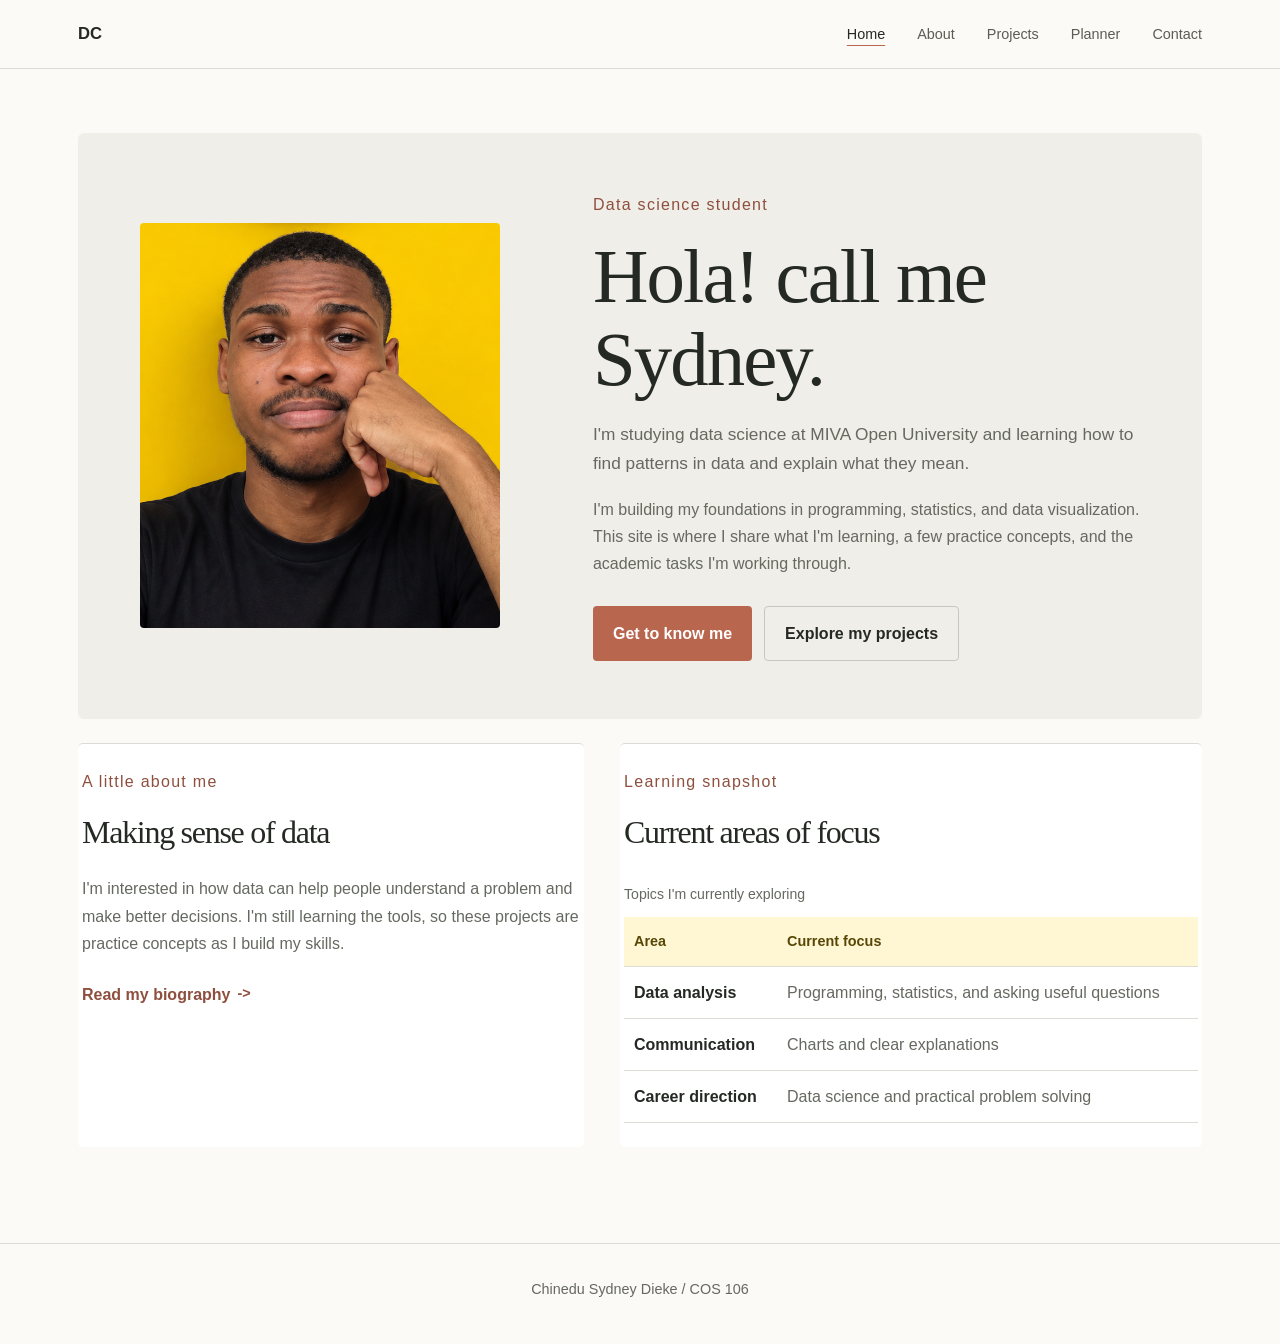
<file: index.html>
<!DOCTYPE html>
<html lang="en">
  <head>
    <meta charset="UTF-8" />
    <meta name="viewport" content="width=device-width, initial-scale=1.0" />
    <meta name="description" content="Chinedu Sydney Dieke's data science student portfolio." />
    <title>Chinedu Sydney Dieke | Data Science Student</title>
    <link rel="stylesheet" href="css/styles.css" />
  </head>
  <body>
    <header class="topbar">
      <nav class="nav" aria-label="Main navigation">
        <a class="brand" href="index.html">DC</a>
        <div class="nav-links">
          <a href="index.html" aria-current="page">Home</a>
          <a href="views/about.html">About</a>
          <a href="views/project.html">Projects</a>
          <a href="views/academic-planner.html">Planner</a>
          <a href="views/contact.html">Contact</a>
        </div>
      </nav>
    </header>

    <main class="container">
      <section class="hero home-hero" aria-labelledby="welcome-heading">
        <img class="profile-img" src="assets/images/dieke-portrait.png" alt="Portrait of Chinedu Sydney Dieke" />
        <div>
          <span class="eyebrow">Data science student</span>
          <h1 id="welcome-heading">Hola! call me Sydney.</h1>
          <p class="lead">I'm studying data science at MIVA Open University and learning how to find patterns in data and explain what they mean.</p>
          <p>I'm building my foundations in programming, statistics, and data visualization. This site is where I share what I'm learning, a few practice concepts, and the academic tasks I'm working through.</p>
          <div class="cta-group">
            <a class="btn btn-primary" href="views/about.html">Get to know me</a>
            <a class="btn btn-secondary" href="views/project.html">Explore my projects</a>
          </div>
        </div>
      </section>

      <section class="home-details" aria-label="Profile and learning resources">
        <article class="card">
          <span class="eyebrow">A little about me</span>
          <h2>Making sense of data</h2>
          <p>I'm interested in how data can help people understand a problem and make better decisions. I'm still learning the tools, so these projects are practice concepts as I build my skills.</p>
          <a class="project-link" href="views/about.html">Read my biography</a>
        </article>
        <article class="card">
          <span class="eyebrow">Learning snapshot</span>
          <h2>Current areas of focus</h2>
          <div class="table-wrap">
            <table>
              <caption>Topics I'm currently exploring</caption>
              <thead>
                <tr>
                  <th scope="col">Area</th>
                  <th scope="col">Current focus</th>
                </tr>
              </thead>
              <tbody>
                <tr><th scope="row">Data analysis</th><td>Programming, statistics, and asking useful questions</td></tr>
                <tr><th scope="row">Communication</th><td>Charts and clear explanations</td></tr>
                <tr><th scope="row">Career direction</th><td>Data science and practical problem solving</td></tr>
              </tbody>
            </table>
          </div>
        </article>
      </section>

    </main>
    <footer class="site-footer">
      <p>Chinedu Sydney Dieke / COS 106</p>
    </footer>
  </body>
</html>
</file>
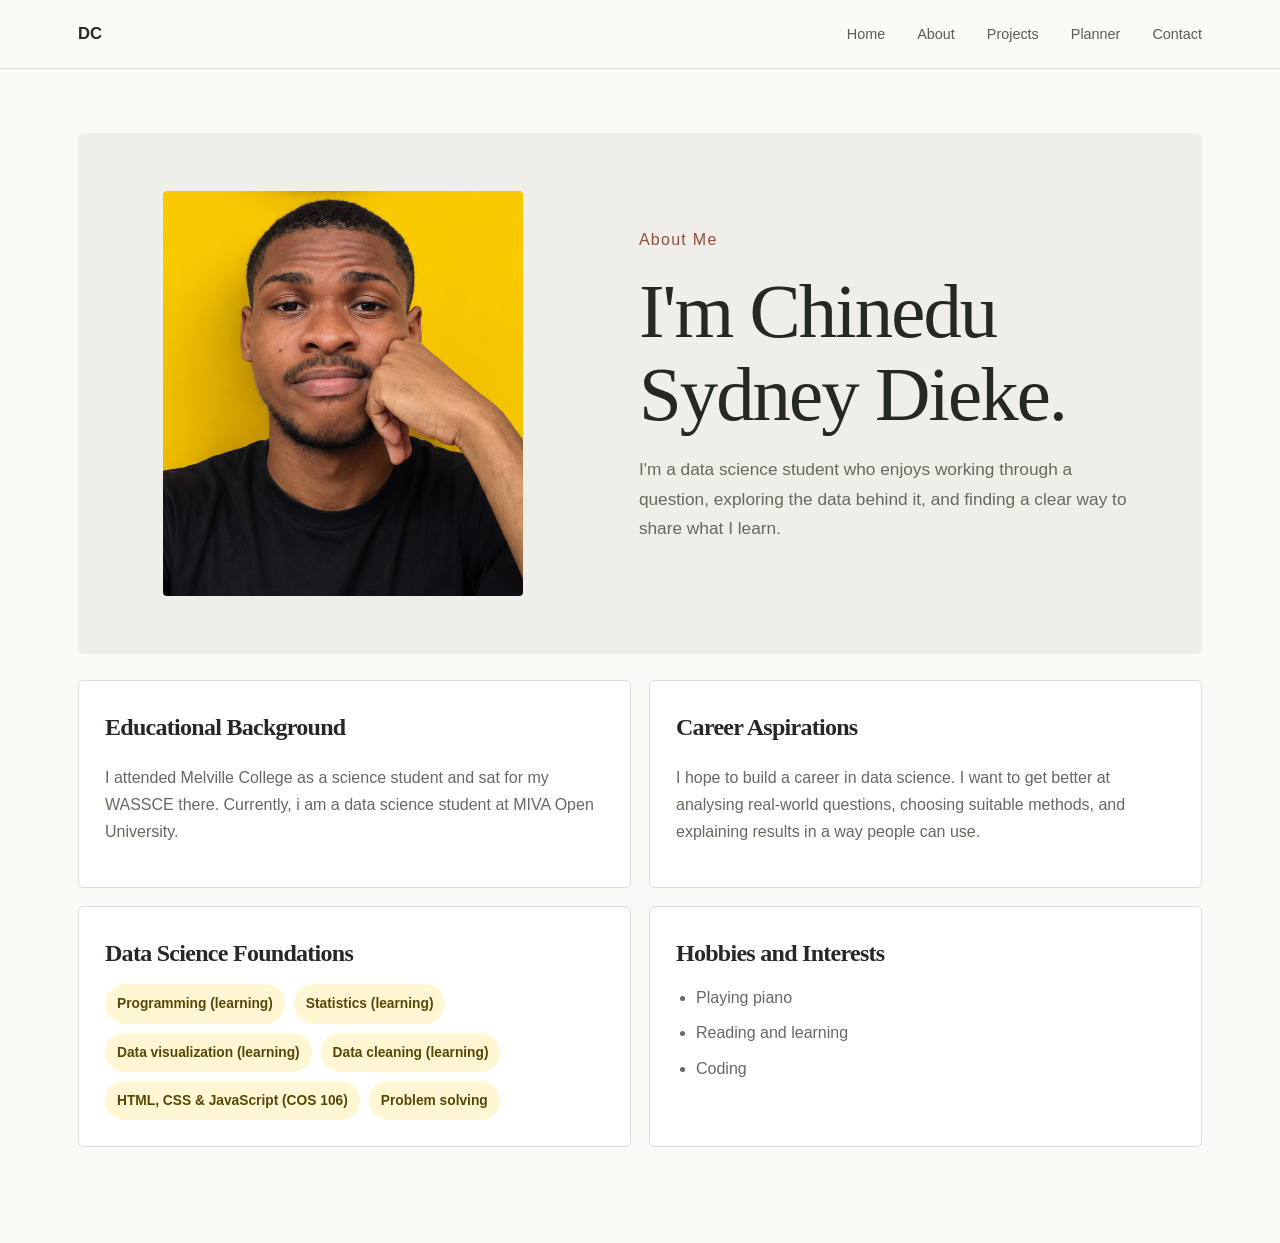
<file: views/about.html>
<!DOCTYPE html>
<html lang="en">
  <head>
    <meta charset="UTF-8" />
    <meta name="viewport" content="width=device-width, initial-scale=1.0" />
    <meta name="description" content="About Chinedu Sydney Dieke, a data science student at MIVA Open University." />
    <title>About Chinedu Sydney Dieke</title>
    <link rel="stylesheet" href="../css/styles.css" />
  </head>
  <body>
    <header class="topbar">
      <nav class="nav">
        <a class="brand" href="../index.html">DC</a>
        <div class="nav-links">
          <a href="../index.html">Home</a>
          <a href="about.html">About</a>
          <a href="project.html">Projects</a>
          <a href="academic-planner.html">Planner</a>
          <a href="contact.html">Contact</a>
        </div>
      </nav>
    </header>

    <main class="container">
      <section class="hero">
        <img class="hero-image" src="../assets/images/dieke-portrait.png" alt="Portrait of Chinedu Sydney Dieke" />
        <div>
          <span class="eyebrow">About Me</span>
          <h1>I'm Chinedu Sydney Dieke.</h1>
          <p class="lead">I'm a data science student who enjoys working through a question, exploring the data behind it, and finding a clear way to share what I learn.</p>
        </div>
      </section>

      <section class="grid">
        <article class="card">
          <h2>Educational Background</h2>
          <p>
            I attended Melville College as a science student and sat for my WASSCE there. Currently, i am a data science student at MIVA Open University.
          </p>
        </article>

        <article class="card">
          <h2>Career Aspirations</h2>
          <p>
            I hope to build a career in data science. I want to get better at analysing real-world questions,
            choosing suitable methods, and explaining results in a way people can use.
          </p>
        </article>

        <article class="card">
          <h2>Data Science Foundations</h2>
          <div class="skills">
            <span class="skill-pill">Programming (learning)</span>
            <span class="skill-pill">Statistics (learning)</span>
            <span class="skill-pill">Data visualization (learning)</span>
            <span class="skill-pill">Data cleaning (learning)</span>
            <span class="skill-pill">HTML, CSS &amp; JavaScript (COS 106)</span>
            <span class="skill-pill">Problem solving</span>
          </div>
        </article>

        <article class="card">
          <h2>Hobbies and Interests</h2>
          <ul>
            <li>Playing piano</li>
            <li>Reading and learning</li>
            <li>Coding</li>
          </ul>
        </article>
      </section>
    </main>
  </body>
</html>
</file>
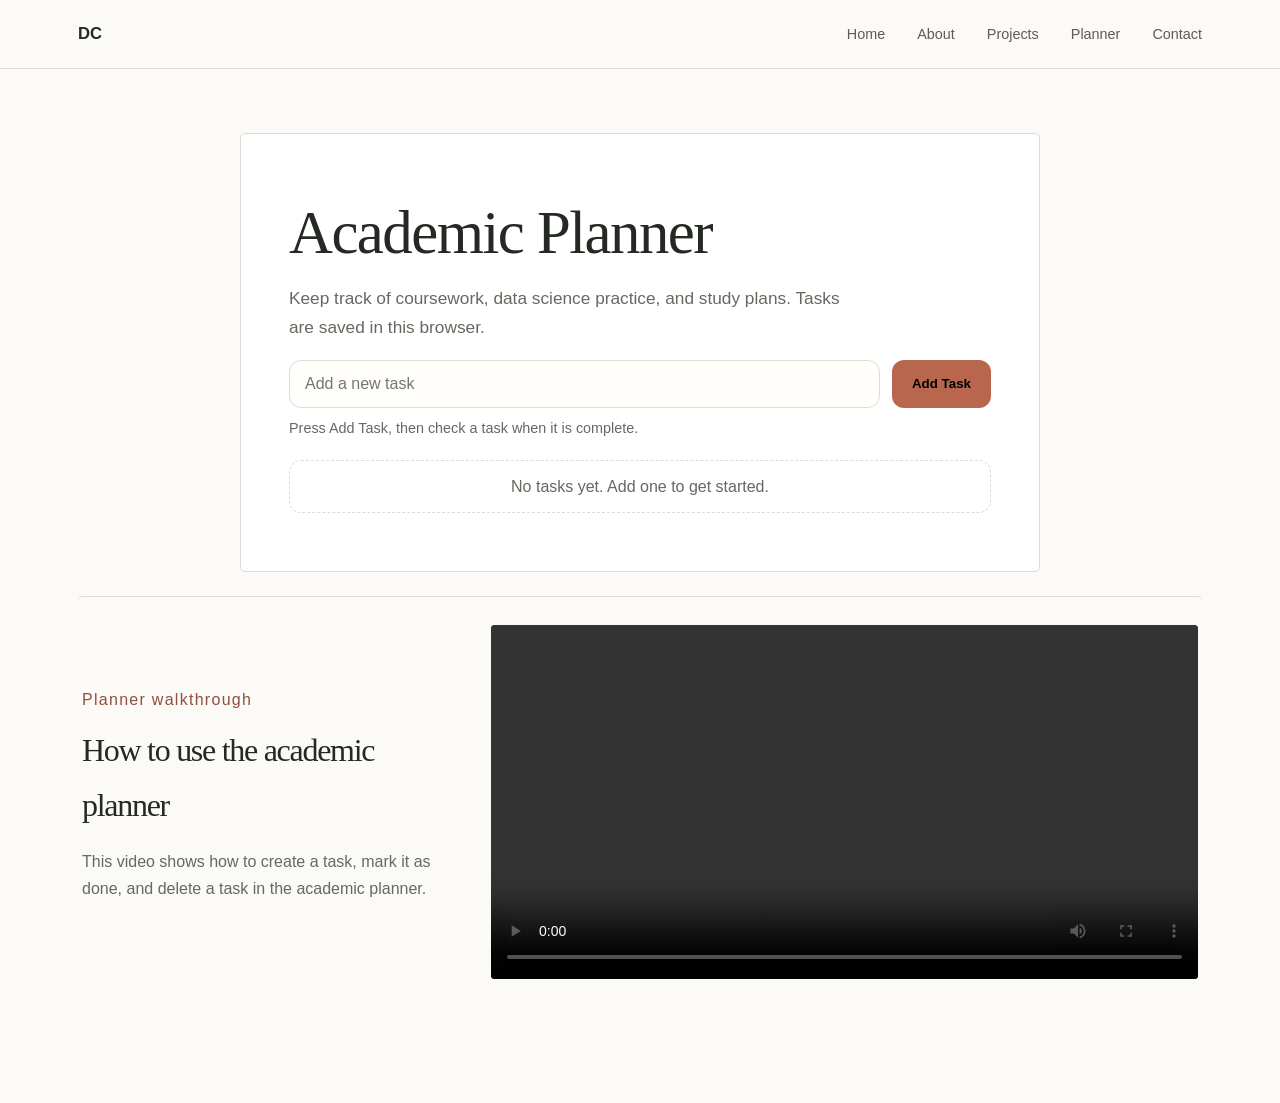
<file: views/academic-planner.html>
<!DOCTYPE html>
<html lang="en">
  <head>
    <meta charset="UTF-8" />
    <meta name="viewport" content="width=device-width, initial-scale=1.0" />
    <title>Academic Planner</title>
    <link rel="stylesheet" href="../css/styles.css" />
  </head>
  <body>
    <header class="topbar">
      <nav class="nav">
        <a class="brand" href="../index.html">DC</a>
        <div class="nav-links">
          <a href="../index.html">Home</a>
          <a href="about.html">About</a>
          <a href="project.html">Projects</a>
          <a href="academic-planner.html">Planner</a>
          <a href="contact.html">Contact</a>
        </div>
      </nav>
    </header>

    <main class="container">
      <div class="planner-box">
        <h1>Academic Planner</h1>

        <p class="lead">
          Keep track of coursework, data science practice, and study plans. Tasks are saved in this browser.
        </p>
        <form id="task-form">
          <label class="visually-hidden" for="task-input">New academic task</label>
          <input type="text" id="task-input" placeholder="Add a new task" aria-describedby="planner-help" />
          <button class="add-btn" type="submit">Add Task</button>
        </form>
        <p id="planner-help" class="muted-note">Press Add Task, then check a task when it is complete.</p>

        <ul id="task-list" aria-live="polite"></ul>
      </div>

      <section class="media-section card" aria-labelledby="planner-video-heading">
        <div>
          <span class="eyebrow">Planner walkthrough</span>
          <h2 id="planner-video-heading">How to use the academic planner</h2>
          <p>This video shows how to create a task, mark it as done, and delete a task in the academic planner.</p>
        </div>
        <video controls preload="metadata" aria-label="Academic planner walkthrough showing how to create, complete, and delete tasks">
          <source src="../assets/videos/academic-planner-walkthrough.mp4" type="video/mp4" />
          Your browser does not support video playback.
        </video>
      </section>
    </main>

    <script src="../js/script.js"></script>
  </body>
</html>
</file>
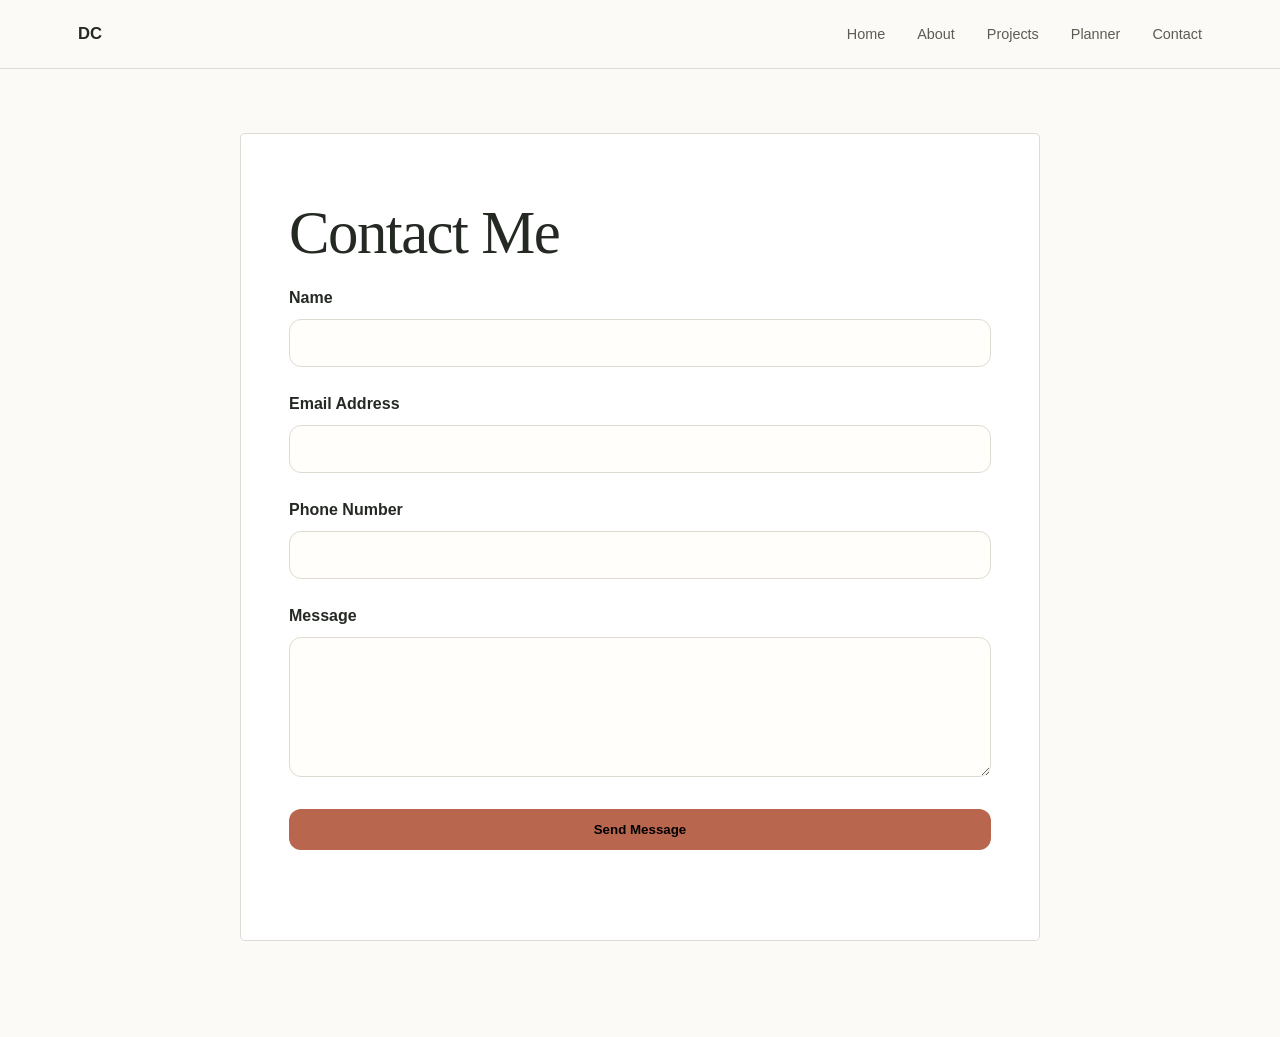
<file: views/contact.html>
<!DOCTYPE html>
<html lang="en">
  <head>
    <meta charset="UTF-8" />
    <meta name="viewport" content="width=device-width, initial-scale=1.0" />
    <title>Contact Me</title>
    <link rel="stylesheet" href="../css/styles.css" />
  </head>
  <body>
    <header class="topbar">
      <nav class="nav">
        <a class="brand" href="../index.html">DC</a>
        <div class="nav-links">
          <a href="../index.html">Home</a>
          <a href="about.html">About</a>
          <a href="project.html">Projects</a>
          <a href="academic-planner.html">Planner</a>
          <a href="contact.html">Contact</a>
        </div>
      </nav>
    </header>

    <main class="container">
      <div class="contact-box">
        <h1>Contact Me</h1>

        <form id="contact-form" novalidate>
          <div>
            <label for="name">Name</label>
            <input
              type="text"
              id="name"
              name="name"
              autocomplete="name"
              aria-describedby="name-error"
              required
            />
            <span id="name-error" class="field-error" aria-live="polite"></span>
          </div>

          <div>
            <label for="email">Email Address</label>
            <input
              type="email"
              id="email"
              name="email"
              autocomplete="email"
              aria-describedby="email-error"
              required
            />
            <span id="email-error" class="field-error" aria-live="polite"></span>
          </div>

          <div>
            <label for="phone">Phone Number</label>
            <input
              type="tel"
              id="phone"
              name="phone"
              inputmode="numeric"
              autocomplete="tel"
              aria-describedby="phone-error"
              required
            />
            <span id="phone-error" class="field-error" aria-live="polite"></span>
          </div>

          <div>
            <label for="message">Message</label>
            <textarea
              id="message"
              name="message"
              rows="5"
              aria-describedby="message-error"
              required
            ></textarea>
            <span id="message-error" class="field-error" aria-live="polite"></span>
          </div>

          <button type="submit">Send Message</button>
          <p id="form-status" class="form-status" role="status" aria-live="polite"></p>
        </form>
      </div>
    </main>

    <script src="../js/script.js"></script>
  </body>
</html>
</file>
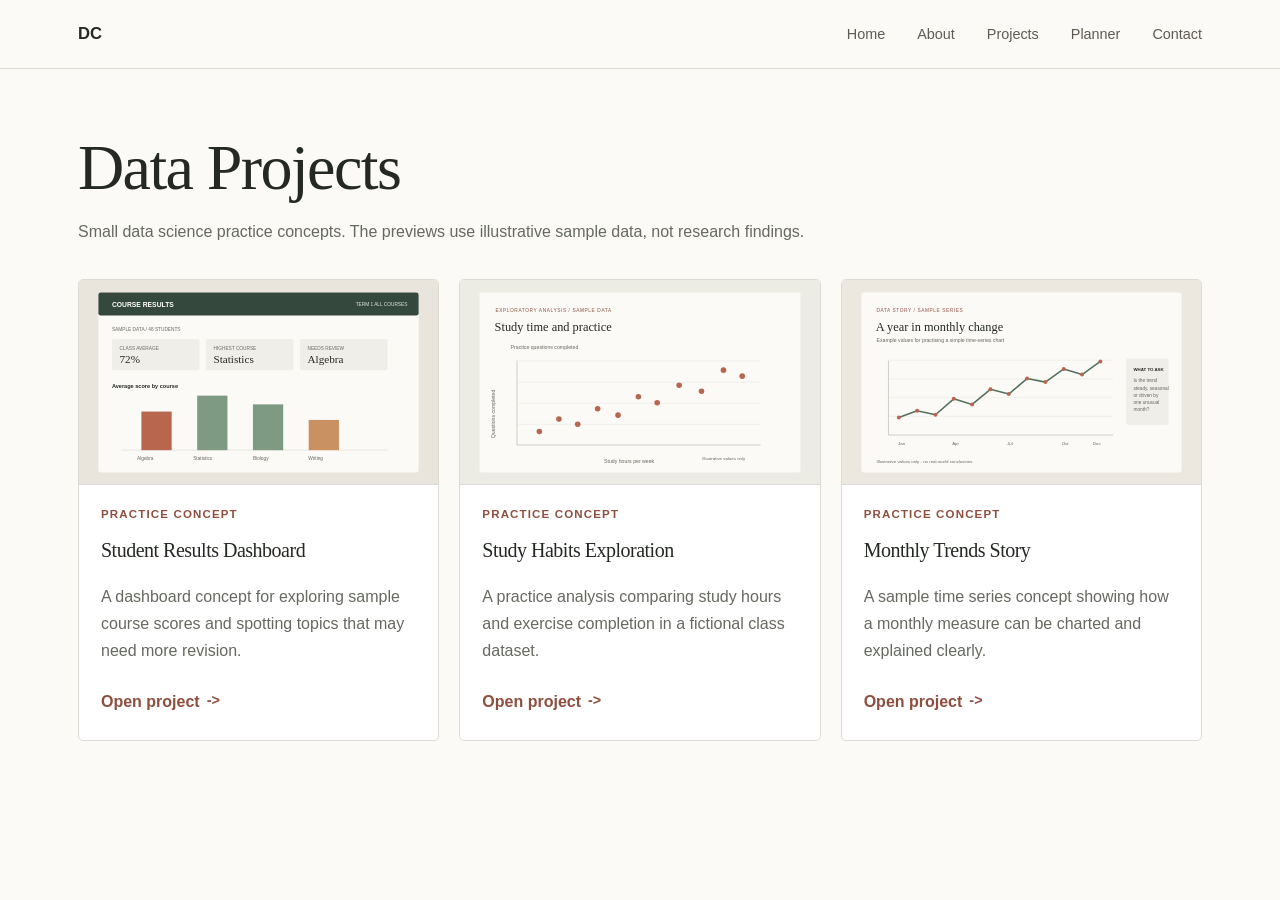
<file: views/project.html>
<!DOCTYPE html>
<html lang="en">
  <head>
    <meta charset="UTF-8" />
    <meta name="viewport" content="width=device-width, initial-scale=1.0" />
    <meta name="description" content="Data science practice concepts by Chinedu Sydney Dieke." />
    <title>Data Science Projects</title>
    <link rel="stylesheet" href="../css/styles.css" />
  </head>
  <body>
    <header class="topbar">
      <nav class="nav">
        <a class="brand" href="../index.html">DC</a>
        <div class="nav-links">
          <a href="../index.html">Home</a>
          <a href="about.html">About</a>
          <a href="project.html">Projects</a>
          <a href="academic-planner.html">Planner</a>
          <a href="contact.html">Contact</a>
        </div>
      </nav>
    </header>

    <main class="container">
      <header class="page-header">
        <h1>Data Projects</h1>
        <p>Small data science practice concepts. The previews use illustrative sample data, not research findings.</p>
      </header>

      <section class="project-grid">
        <article class="project-card">
          <img src="../assets/images/student-results-dashboard.svg" alt="Sample student results dashboard with course score bars" />
          <div class="project-content">
            <p class="project-kicker">Practice concept</p>
            <h2>Student Results Dashboard</h2>
            <p>A dashboard concept for exploring sample course scores and spotting topics that may need more revision.</p>
            <a class="project-link" href="../assets/images/student-results-dashboard.svg" target="_blank" rel="noopener noreferrer">Open project</a>
          </div>
        </article>

        <article class="project-card">
          <img src="../assets/images/study-habits-exploration.svg" alt="Sample scatter plot comparing study hours and practice questions" />
          <div class="project-content">
            <p class="project-kicker">Practice concept</p>
            <h2>Study Habits Exploration</h2>
            <p>A practice analysis comparing study hours and exercise completion in a fictional class dataset.</p>
            <a class="project-link" href="../assets/images/study-habits-exploration.svg" target="_blank" rel="noopener noreferrer">Open project</a>
          </div>
        </article>

        <article class="project-card">
          <img src="../assets/images/monthly-trends-story.svg" alt="Sample monthly trend chart with a data interpretation prompt" />
          <div class="project-content">
            <p class="project-kicker">Practice concept</p>
            <h2>Monthly Trends Story</h2>
            <p>A sample time series concept showing how a monthly measure can be charted and explained clearly.</p>
            <a class="project-link" href="../assets/images/monthly-trends-story.svg" target="_blank" rel="noopener noreferrer">Open project</a>
          </div>
        </article>
      </section>
    </main>
  </body>
</html>
</file>
<file: css/styles.css>
:root {
  --ink: #171717;
  --muted: #66645d;
  --paper: #fffefa;
  --sun: #ffd43b;
  --line: #e9e5d8;
  --shadow: 0 20px 60px rgba(25, 22, 10, 0.08);
}
* {
  box-sizing: border-box;
}
html {
  scroll-behavior: smooth;
}
body {
  margin: 0;
  background: var(--paper);
  color: var(--ink);
  font-family:
    Inter,
    ui-sans-serif,
    system-ui,
    -apple-system,
    "Segoe UI",
    sans-serif;
  line-height: 1.65;
}
a {
  color: inherit;
  text-decoration: none;
}
.topbar {
  position: sticky;
  top: 0;
  z-index: 5;
  background: rgba(255, 254, 250, 0.9);
  backdrop-filter: blur(16px);
  border-bottom: 1px solid var(--line);
}
.nav {
  max-width: 1180px;
  margin: auto;
  min-height: 76px;
  padding: 12px 28px;
  display: flex;
  justify-content: space-between;
  align-items: center;
  gap: 24px;
}
.brand {
  font-size: 1.12rem;
  font-weight: 850;
  letter-spacing: -0.04em;
}
.brand:before {
  content: "";
  display: inline-block;
  width: 12px;
  height: 12px;
  background: var(--sun);
  border-radius: 50%;
  margin-right: 10px;
}
.nav-links {
  display: flex;
  gap: clamp(14px, 2.5vw, 34px);
  align-items: center;
}
.nav-links a {
  font-size: 0.9rem;
  font-weight: 650;
  color: #5e5b53;
  transition: color 0.2s;
}
.nav-links a:hover,
.nav-links a:focus-visible {
  color: #000;
}
.container {
  width: min(1180px, 100%);
  margin: auto;
  padding: 64px 28px 96px;
}
.hero {
  position: relative;
  overflow: hidden;
  display: grid;
  grid-template-columns: 0.9fr 1.1fr;
  gap: clamp(36px, 7vw, 92px);
  align-items: center;
  background: #f8f5e9;
  border-radius: 30px;
  padding: clamp(28px, 6vw, 76px);
  box-shadow: var(--shadow);
}
.hero:after {
  content: "";
  position: absolute;
  width: 220px;
  height: 220px;
  border-radius: 50%;
  background: var(--sun);
  opacity: 0.3;
  right: -90px;
  top: -105px;
}
.profile-img,
.hero-image {
  width: 100%;
  max-width: 390px;
  aspect-ratio: 4/4.5;
  object-fit: cover;
  display: block;
  margin: auto;
  border-radius: 24px;
  box-shadow: 12px 12px 0 var(--sun);
}
h1 {
  font-size: clamp(2.7rem, 6vw, 5.25rem);
  line-height: 1.02;
  letter-spacing: -0.065em;
  margin: 18px 0;
}
.lead {
  color: var(--muted);
  font-size: 1.08rem;
  max-width: 580px;
}
.cta-group {
  display: flex;
  flex-wrap: wrap;
  gap: 12px;
  margin-top: 28px;
}
.btn {
  display: inline-flex;
  align-items: center;
  justify-content: center;
  padding: 13px 20px;
  border-radius: 999px;
  font-weight: 750;
  transition:
    transform 0.2s,
    background 0.2s;
}
.btn:hover {
  transform: translateY(-2px);
}
.btn-primary {
  background: var(--sun);
  color: #171717;
}
.btn-primary:hover,
.add-btn:hover,
button:hover {
  background: #f0c51f;
}
.btn-secondary {
  background: #fff;
  border: 1px solid var(--line);
}
.summary-grid {
  display: grid;
  grid-template-columns: repeat(3, minmax(0, 1fr));
  gap: 18px;
  margin-top: 28px;
}
.card {
  background: #fff;
  border: 1px solid var(--line);
  border-radius: 20px;
  padding: 26px;
  box-shadow: 0 8px 28px rgba(25, 22, 10, 0.035);
}
.card h3,
.card h2 {
  margin: 0 0 10px;
  letter-spacing: -0.03em;
}
.card p,
.card li,
.project-content p,
.page-header p,
.lead,
ul,
li {
  color: var(--muted);
}
.grid {
  display: grid;
  grid-template-columns: repeat(2, minmax(0, 1fr));
  gap: 18px;
  margin-top: 26px;
}
ul {
  margin: 0;
  padding-left: 20px;
}
li {
  margin-bottom: 8px;
}
.skills {
  display: flex;
  flex-wrap: wrap;
  gap: 9px;
}
.skill-pill {
  background: #fff7d4;
  color: #574706;
  padding: 8px 12px;
  border-radius: 999px;
  font-size: 0.86rem;
  font-weight: 700;
}
.page-header {
  margin-bottom: 34px;
}
.page-header h1 {
  font-size: clamp(2.5rem, 5vw, 4rem);
  margin: 0 0 10px;
}
.project-grid {
  display: grid;
  grid-template-columns: repeat(3, minmax(0, 1fr));
  gap: 20px;
}
.project-card {
  background: #fff;
  border: 1px solid var(--line);
  border-radius: 22px;
  overflow: hidden;
  box-shadow: var(--shadow);
  transition: transform 0.25s;
}
.project-card:hover {
  transform: translateY(-5px);
}
.project-card img {
  width: 100%;
  height: 220px;
  object-fit: cover;
  display: block;
}
.project-content {
  padding: 22px;
}
.project-content h2 {
  margin: 0 0 10px;
  font-size: 1.25rem;
  letter-spacing: -0.03em;
}
.project-link {
  display: inline-flex;
  margin-top: 8px;
  font-weight: 800;
  color: #775c00;
}
.project-link:after {
  content: "?";
  margin-left: 7px;
}
.planner-box,
.contact-box {
  background: #fff;
  border: 1px solid var(--line);
  border-radius: 24px;
  box-shadow: var(--shadow);
  padding: clamp(24px, 5vw, 48px);
  max-width: 800px;
  margin: auto;
}
.planner-box h1,
.contact-box h1 {
  font-size: clamp(2.4rem, 5vw, 3.8rem);
}
#task-form,
#contact-form {
  display: grid;
  gap: 18px;
}
#task-form {
  display: flex;
  gap: 12px;
  margin-bottom: 20px;
}
#task-input,
#name,
#email,
#phone,
#message {
  width: 100%;
  padding: 14px 15px;
  border: 1px solid #dedbd1;
  border-radius: 12px;
  font-size: 1rem;
  font-family: inherit;
  background: #fffefa;
  outline: none;
}
#task-input:focus,
#name:focus,
#email:focus,
#phone:focus,
#message:focus {
  border-color: #d0a800;
  box-shadow: 0 0 0 3px #ffd43b45;
}
#task-input {
  flex: 1;
}
#message {
  min-height: 140px;
  resize: vertical;
}
button {
  padding: 13px 20px;
  border: 0;
  border-radius: 12px;
  background: var(--sun);
  cursor: pointer;
  font-weight: 800;
  transition: background 0.2s;
}
#task-list {
  list-style: none;
  padding: 0;
  margin: 0;
}
#task-list li {
  display: flex;
  align-items: center;
  justify-content: space-between;
  gap: 12px;
  background: #fffefa;
  border: 1px solid var(--line);
  border-radius: 12px;
  padding: 12px 14px;
  margin-bottom: 10px;
  color: var(--ink);
}
.task-main {
  display: flex;
  align-items: center;
  gap: 10px;
  flex: 1;
}
.delete-btn {
  background: #171717;
  color: #fff;
  margin-left: 12px;
}
.delete-btn:hover {
  background: #393939;
}
label {
  display: block;
  font-weight: 750;
  margin-bottom: 8px;
}
:focus-visible {
  outline: 3px solid #d3a900;
  outline-offset: 3px;
}
@media (max-width: 850px) {
  .project-grid {
    grid-template-columns: repeat(2, minmax(0, 1fr));
  }
  .hero {
    gap: 36px;
  }
  .summary-grid {
    grid-template-columns: 1fr 1fr;
  }
  .summary-grid .card:last-child {
    grid-column: span 2;
  }
}
@media (max-width: 620px) {
  .nav {
    align-items: flex-start;
    flex-direction: column;
    padding: 15px 20px;
    gap: 10px;
  }
  .nav-links {
    width: 100%;
    gap: 8px 18px;
    flex-wrap: wrap;
  }
  .nav-links a {
    font-size: 0.84rem;
  }
  .container {
    padding: 36px 18px 64px;
  }
  .hero,
  .grid,
  .summary-grid,
  .project-grid {
    grid-template-columns: 1fr;
  }
  .hero {
    padding: 26px;
    gap: 30px;
    border-radius: 22px;
  }
  .profile-img,
  .hero-image {
    max-width: 300px;
  }
  .summary-grid .card:last-child {
    grid-column: auto;
  }
  .project-card img {
    height: 210px;
  }
  #task-form {
    flex-direction: column;
  }
}
/* Homepage sections and semantic table */
.brand {
  white-space: nowrap;
}
.home-hero {
  grid-template-columns: 0.8fr 1.2fr;
}
.home-hero p:not(.lead) {
  max-width: 620px;
  color: var(--muted);
}
.home-details {
  display: grid;
  grid-template-columns: 1fr 1.15fr;
  gap: 18px;
  margin-top: 24px;
}
.home-details .card {
  padding: clamp(22px, 4vw, 36px);
}
.home-details h2,
.media-section h2 {
  font-size: clamp(1.5rem, 3vw, 2rem);
  letter-spacing: -0.04em;
  margin: 10px 0;
}
.table-wrap {
  overflow-x: auto;
}
table {
  width: 100%;
  border-collapse: collapse;
  text-align: left;
  margin-top: 14px;
}
caption {
  text-align: left;
  color: var(--muted);
  font-size: 0.88rem;
  padding: 0 0 10px;
}
th,
td {
  padding: 12px 10px;
  border-bottom: 1px solid var(--line);
  vertical-align: top;
}
thead th {
  background: #fff7d4;
  color: #574706;
  font-size: 0.9rem;
}
tbody th {
  font-weight: 700;
}
td {
  color: var(--muted);
}
.media-section {
  display: grid;
  grid-template-columns: 0.7fr 1.3fr;
  gap: 28px;
  align-items: center;
  margin-top: 24px;
}
.media-section p {
  color: var(--muted);
}
.media-section video {
  display: block;
  width: 100%;
  max-height: 380px;
  background: #171717;
  border-radius: 16px;
}
.site-footer {
  text-align: center;
  padding: 8px 20px 28px;
  color: var(--muted);
  font-size: 0.9rem;
}
.field-error {
  display: block;
  color: #a12622;
  font-size: 0.9rem;
  margin-top: 5px;
}
.form-status {
  min-height: 1.5em;
  margin: 0;
  color: #276749;
}
.form-status.is-error {
  color: #a12622;
}
#task-input[aria-invalid="true"] {
  border-color: #a12622;
}
@media (max-width: 850px) {
  .home-hero,
  .home-details,
  .media-section {
    grid-template-columns: 1fr;
  }
  .home-hero {
    gap: 34px;
  }
  .home-hero .profile-img {
    max-width: 300px;
  }
  .media-section video {
    max-height: 320px;
  }
}
.project-link:after {
  content: "→";
}
.task-completed {
  text-decoration: line-through;
  color: #64748b;
}
.empty-state {
  justify-content: center !important;
  color: var(--muted) !important;
  background: transparent !important;
  border-style: dashed !important;
}
.muted-note {
  margin: -12px 0 20px;
  color: var(--muted);
  font-size: 0.9rem;
}
.visually-hidden {
  position: absolute;
  width: 1px;
  height: 1px;
  padding: 0;
  margin: -1px;
  overflow: hidden;
  clip: rect(0, 0, 0, 0);
  white-space: nowrap;
  border: 0;
}
@media (max-width: 620px) {
  .home-details {
    grid-template-columns: 1fr;
  }
  .media-section {
    padding: 22px;
  }
  .table-wrap {
    margin-right: -4px;
  }
  th,
  td {
    padding: 10px 8px;
  }
}

/* A quieter, more personal visual style */
:root {
  --ink: #252923;
  --muted: #656960;
  --paper: #fbfaf7;
  --sun: #b9664f;
  --line: #dddcd4;
  --shadow: none;
}
body {
  font-family: Arial, Helvetica, sans-serif;
  line-height: 1.7;
}
.topbar {
  background: var(--paper);
  backdrop-filter: none;
}
.nav {
  min-height: 68px;
}
.brand {
  font-size: 1.04rem;
  letter-spacing: 0;
}
.brand:before {
  display: none;
}
.nav-links a {
  font-weight: 500;
}
.nav-links a[aria-current="page"] {
  color: var(--ink);
  text-decoration: underline;
  text-decoration-color: var(--sun);
  text-underline-offset: 6px;
}
h1,
h2,
.project-content h2 {
  font-family: Georgia, "Times New Roman", serif;
  letter-spacing: -0.025em;
}
h1 {
  font-weight: 500;
  line-height: 1.08;
}
.hero {
  background: #f0eee8;
  border-radius: 6px;
  box-shadow: none;
  padding: clamp(26px, 5vw, 58px);
}
.hero:after {
  display: none;
}
.profile-img,
.hero-image {
  max-width: 360px;
  aspect-ratio: 4/4.5;
  border-radius: 4px;
  box-shadow: none;
  object-position: center 34%;
}
.eyebrow {
  color: #8e4f3e;
  letter-spacing: 0.08em;
}
.eyebrow:before {
  background: #b9664f;
}
.btn {
  border-radius: 4px;
  transition:
    background 0.18s,
    color 0.18s;
}
.btn-primary {
  background: #b9664f;
  color: #fff;
}
.btn-primary:hover,
.add-btn:hover,
button:hover {
  background: #984c39;
}
.btn-secondary {
  border-color: #c9c7bd;
  background: transparent;
}
.home-details .card,
.media-section.card,
.card,
.project-card,
.planner-box,
.contact-box {
  border-radius: 5px;
  box-shadow: none;
}
.home-details .card {
  border: 0;
  border-top: 1px solid var(--line);
  padding: 24px 4px;
}
.home-details {
  gap: 36px;
}
.home-details h2,
.media-section h2 {
  font-family: Georgia, "Times New Roman", serif;
  font-weight: 500;
}
.media-section.card {
  background: transparent;
  border: 0;
  border-top: 1px solid var(--line);
  padding: 28px 4px;
}
.media-section video {
  border-radius: 4px;
}
.project-card {
  transition: none;
}
.project-card:hover {
  transform: none;
}
.project-card img {
  height: 205px;
}
.project-link {
  color: #8e4f3e;
}
.project-link:after {
  content: " ->";
  font-size: 0.9em;
}
.project-kicker {
  margin: 0 0 8px !important;
  color: #8e4f3e !important;
  font-size: 0.72rem;
  text-transform: uppercase;
  letter-spacing: 0.1em;
  font-weight: 700;
}
.project-card img {
  object-fit: cover;
  background: #ece9e1;
  border-bottom: 1px solid var(--line);
}
.project-content {
  padding: 20px 22px 24px;
}
.project-content h2 {
  font-weight: 500;
}
.site-footer {
  border-top: 1px solid var(--line);
  padding-top: 18px;
}
@media (max-width: 620px) {
  .home-details {
    gap: 18px;
  }
  .media-section.card {
    padding: 22px 4px;
  }
  .profile-img,
  .hero-image {
    max-width: 300px;
  }
}
</file>
